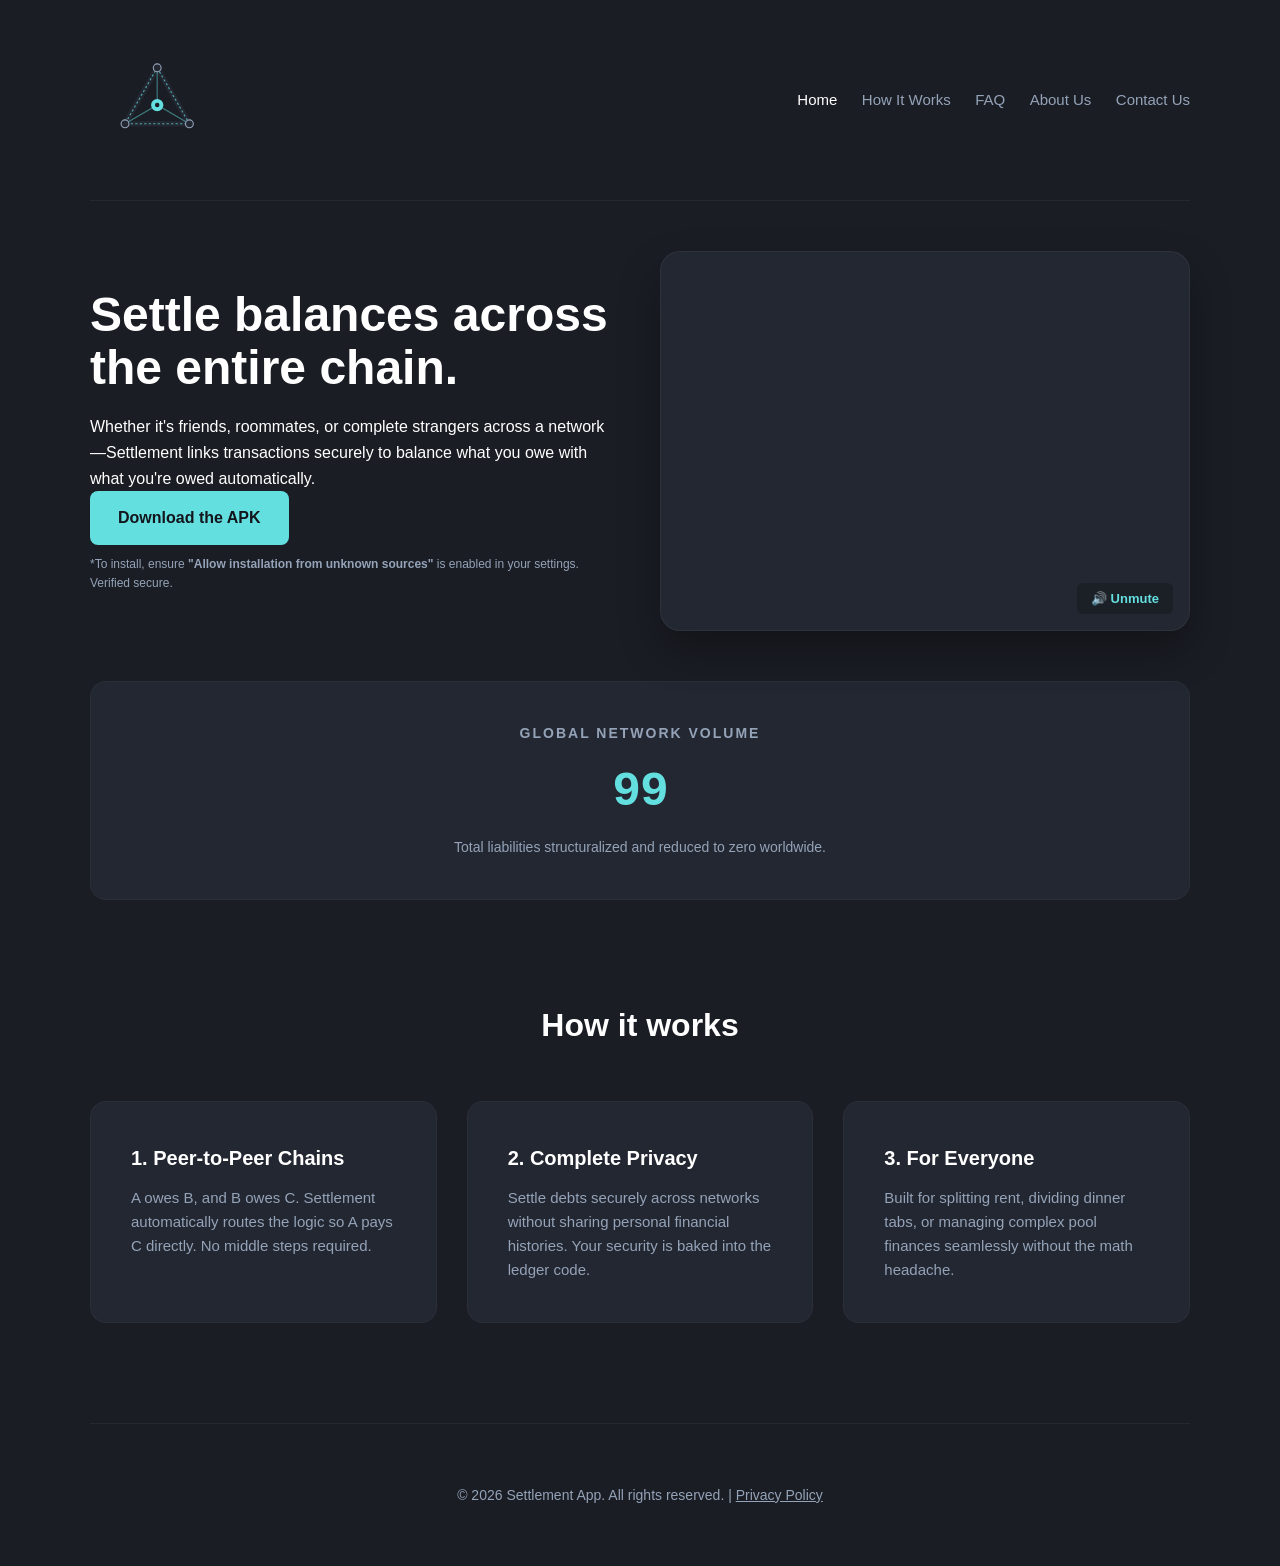
<file: index.html>
<!DOCTYPE html>
<html lang="en">
<head>
    <meta charset="UTF-8">
    <meta name="viewport" content="width=device-width, initial-scale=1.0">
    <title>Settlement - Effortless Group Balances</title>
    <!-- Central Shared Stylesheet -->
    <link rel="stylesheet" href="style.css">
    
      <!-- Unique styles strictly for the index page layout -->
      <style>
        :root {
            --bg-color: #1A1D24;
            --card-color: #232731;
            --accent-color: #64DFDF; /* Soft, relaxed teal/mint */
            --text-main: #FFFFFF;
            --text-muted: #94A3B8;
        }

        * {
            box-sizing: border-box;
            margin: 0;
            padding: 0;
            font-family: 'Segoe UI', Roboto, Helvetica, Arial, sans-serif;
        }

        body {
            background-color: var(--bg-color);
            color: var(--text-main);
            line-height: 1.6;
            padding: 0 20px;
        }

        header {
            max-width: 1100px;
            margin: 0 auto;
            padding: 30px 0;
            display: flex;
            justify-content: space-between;
            align-items: center;
        }

        .logo {
            font-size: 24px;
            font-weight: 700;
            letter-spacing: -0.5px;
        }

        .logo span {
            color: var(--accent-color);
        }

        nav a {
            color: var(--text-muted);
            text-decoration: none;
            font-size: 15px;
            margin-left: 20px;
        }
        
        nav a.active {
            color: var(--text-main);
        }

        /* Hero Section */
        /* --- UPDATED RESPONSIVE CSS STYLES --- */

/* Hero Section Base */
.hero {
    max-width: 1100px;
    margin: 40px auto;
    display: grid;
    grid-template-columns: 1fr 1fr;
    gap: 40px;
    align-items: center;
}

.hero h1 {
    font-size: 48px;
    line-height: 1.1;
    margin-bottom: 20px;
    font-weight: 700;
}

.cta-btn {
            display: inline-block;
            background-color: var(--accent-color);
            color: #12151C;
            padding: 14px 28px;
            border-radius: 8px;
            text-decoration: none;
            font-weight: 600;
            transition: transform 0.2s ease, opacity 0.2s ease;
        }

        .cta-btn:hover {
            transform: translateY(-2px);
            opacity: 0.9;
        }

/* Responsive Video Mockup Frame */
.hero-image {
    background: var(--card-color);
    width: 100%;
    height: 380px; /* Desktop Height */
    border-radius: 20px;
    overflow: hidden;
    border: 1px solid rgba(255, 255, 255, 0.05);
    position: relative;
    box-shadow: 0 20px 40px rgba(0, 0, 0, 0.3);
}

.hero-image video {
    width: 100%;
    height: 100%;
    object-fit: cover;
}

/* --- THE MOBILE BREAKPOINT FIX --- */
@media (max-width: 768px) {
    header {
        flex-direction: column;
        gap: 15px;
        text-align: center;
        padding: 20px 0;
    }
    
    nav {
        display: flex;
        flex-wrap: wrap;
        justify-content: center;
        gap: 10px;
    }
    
    nav a {
        margin: 0 10px;
        font-size: 14px;
    }

    .hero {
        grid-template-columns: 1fr; /* Force elements to stack vertically */
        text-align: center;
        margin: 20px auto;
        gap: 30px;
    }
    
    .hero h1 {
        font-size: 32px; /* Shrink massive heading text so it fits small screens */
    }

    .hero-image {
        order: -1; /* Pushes the video demo to the VERY TOP on phones so users see it instantly */
        height: 240px; /* Shrinks the box height down so it matches mobile phone aspect ratios */
    }
    
    #transaction-counter {
        font-size: 32px; /* Scales down the tracker text so it doesn't clip */
    }
}


        /* Features Section */
        .features {
            max-width: 1100px;
            margin: 100px auto;
        }

        .features h2 {
            text-align: center;
            margin-bottom: 50px;
            font-size: 32px;
        }

        .grid {
            display: grid;
            grid-template-columns: repeat(auto-fit, minmax(280px, 1fr));
            gap: 30px;
        }

        .card {
            background-color: var(--card-color);
            padding: 40px;
            border-radius: 16px;
            border: 1px solid rgba(255, 255, 255, 0.03);
        }

        .card h3 {
            font-size: 20px;
            margin-bottom: 12px;
        }

        .card p {
            color: var(--text-muted);
            font-size: 15px;
        }

        footer {
            text-align: center;
            padding: 60px 0;
            color: var(--text-muted);
            font-size: 14px;
            border-top: 1px solid rgba(255, 255, 255, 0.05);
            max-width: 1100px;
            margin: 0 auto;
        }
    </style>
</head>
<body>

    <header>
        <img src="settlement-logo.svg" alt="Settlement Logo" style="width: 140px; height: 140px; vertical-align: middle; margin-right: 10px;">
        <nav>
            <a href="index.html" class="active">Home</a>
            <a href="how-it-works.html">How It Works</a>
            <a href="faq.html">FAQ</a>
            <a href="about-us.html">About Us</a>
            <a href="contact-us.html">Contact Us</a>
        </nav>
    </header>

    <section class="hero">
        <div class="hero-text">
            <h1>Settle balances across the entire chain.</h1>
            <p>Whether it's friends, roommates, or complete strangers across a network—Settlement links transactions securely to balance what you owe with what you're owed automatically.</p>
            <a href="settlement.apk" download class="cta-btn">Download the APK</a>
            <p style="color: var(--text-muted); font-size: 12px; margin-top: 10px;">
                *To install, ensure <strong>"Allow installation from unknown sources"</strong> is enabled in your settings. Verified secure.
            </p>
        </div>
        
        <!-- Video Demo Container -->
			<div class="hero-image">
  <video id="demoVideo" autoplay loop muted playsinline aria-hidden="true">
    <source src="demo-walkthrough.mp4" type="video/mp4">
    Your browser does not support the video tag.
  </video>
  <button id="toggleBtn" class="unmute">🔊 Unmute</button>
</div>

<script>
  const video = document.getElementById('demoVideo');
  const btn = document.getElementById('toggleBtn');

  // Fade-in effect triggers automatically
  window.addEventListener('load', () => {
    btn.style.opacity = 1;
  });

  btn.addEventListener('click', () => {
    if (video.muted) {
      video.muted = false;
      btn.textContent = "🔇 Mute";
      btn.classList.remove("unmute");
      btn.classList.add("mute");
    } else {
      video.muted = true;
      btn.textContent = "🔊 Unmute";
      btn.classList.remove("mute");
      btn.classList.add("unmute");
    }
    video.play(); // ensure playback continues
  });
</script>





    </section>

    <!-- Live Counter Section -->
    <section class="counter-section" style="background: var(--card-color); max-width: 1100px; margin: 40px auto; padding: 40px; border-radius: 16px; text-align: center; border: 1px solid rgba(255, 255, 255, 0.03);">
        <h3 style="color: var(--text-muted); font-size: 14px; font-weight: 600; text-transform: uppercase; letter-spacing: 2px; margin-bottom: 10px;">
            Global Network Volume
        </h3>
        <div id="transaction-counter" style="font-size: 48px; font-weight: 800; color: var(--accent-color); font-family: monospace; letter-spacing: -1px; margin-bottom: 5px;">
            0
        </div>
        <p style="color: var(--text-muted); font-size: 14px;">
            Total liabilities structuralized and reduced to zero worldwide.
        </p>
    </section>

    <section class="features">
        <h2>How it works</h2>
        <div class="grid">
            <div class="card">
                <h3>1. Peer-to-Peer Chains</h3>
                <p>A owes B, and B owes C. Settlement automatically routes the logic so A pays C directly. No middle steps required.</p>
            </div>
            <div class="card">
                <h3>2. Complete Privacy</h3>
                <p>Settle debts securely across networks without sharing personal financial histories. Your security is baked into the ledger code.</p>
            </div>
            <div class="card">
                <h3>3. For Everyone</h3>
                <p>Built for splitting rent, dividing dinner tabs, or managing complex pool finances seamlessly without the math headache.</p>
            </div>
        </div>
    </section>

    <footer>
        <p>&copy; 2026 Settlement App. All rights reserved. | <a href="privacy.html" style="color: var(--text-muted); text-decoration: underline;">Privacy Policy</a></p>
    </footer>

    <!-- Counter Logic Ticker Script -->
<script>
    // 1. Check if a saved count already exists in the user's browser, otherwise use the base benchmark
    const BASE_COUNT = 99;
    let startingTransactions = parseInt(localStorage.getItem('settlement_total_count')) || BASE_COUNT;
    
    const counterElement = document.getElementById('transaction-counter');

    // 2. Smooth Initial Count-Up Animation
    // If they just refreshed, start the count closer to the target so it's snappy
    let currentCount = startingTransactions - 40; 
    const targetCount = startingTransactions;
    const animationDuration = 1200; // Snappier 1.2s load animation
    const steps = 40;
    const increment = Math.ceil((targetCount - currentCount) / steps);
    const stepTime = animationDuration / steps;

    const initialCounter = setInterval(() => {
        currentCount += increment;
        if (currentCount >= targetCount) {
            currentCount = targetCount;
            clearInterval(initialCounter);
            startLiveTicker(); 
        }
        counterElement.textContent = currentCount.toLocaleString();
    }, stepTime);

    // 3. Infinite Live Ledger Ticker (Now saves to browser storage)
    function startLiveTicker() {
        setInterval(() => {
            const newlySettled = Math.floor(Math.random() * 4) + 1; 
            startingTransactions += newlySettled;
            
            // Save the newly updated number to the browser cache instantly
            localStorage.setItem('settlement_total_count', startingTransactions);
            
            // Subtle flash animation for the tick
            counterElement.style.opacity = '0.85';
            setTimeout(() => {
                counterElement.textContent = startingTransactions.toLocaleString();
                counterElement.style.opacity = '1';
            }, 100);

        }, Math.floor(Math.random() * 3000) + 1500); 
    }
</script>
</body>
</html>
</file>
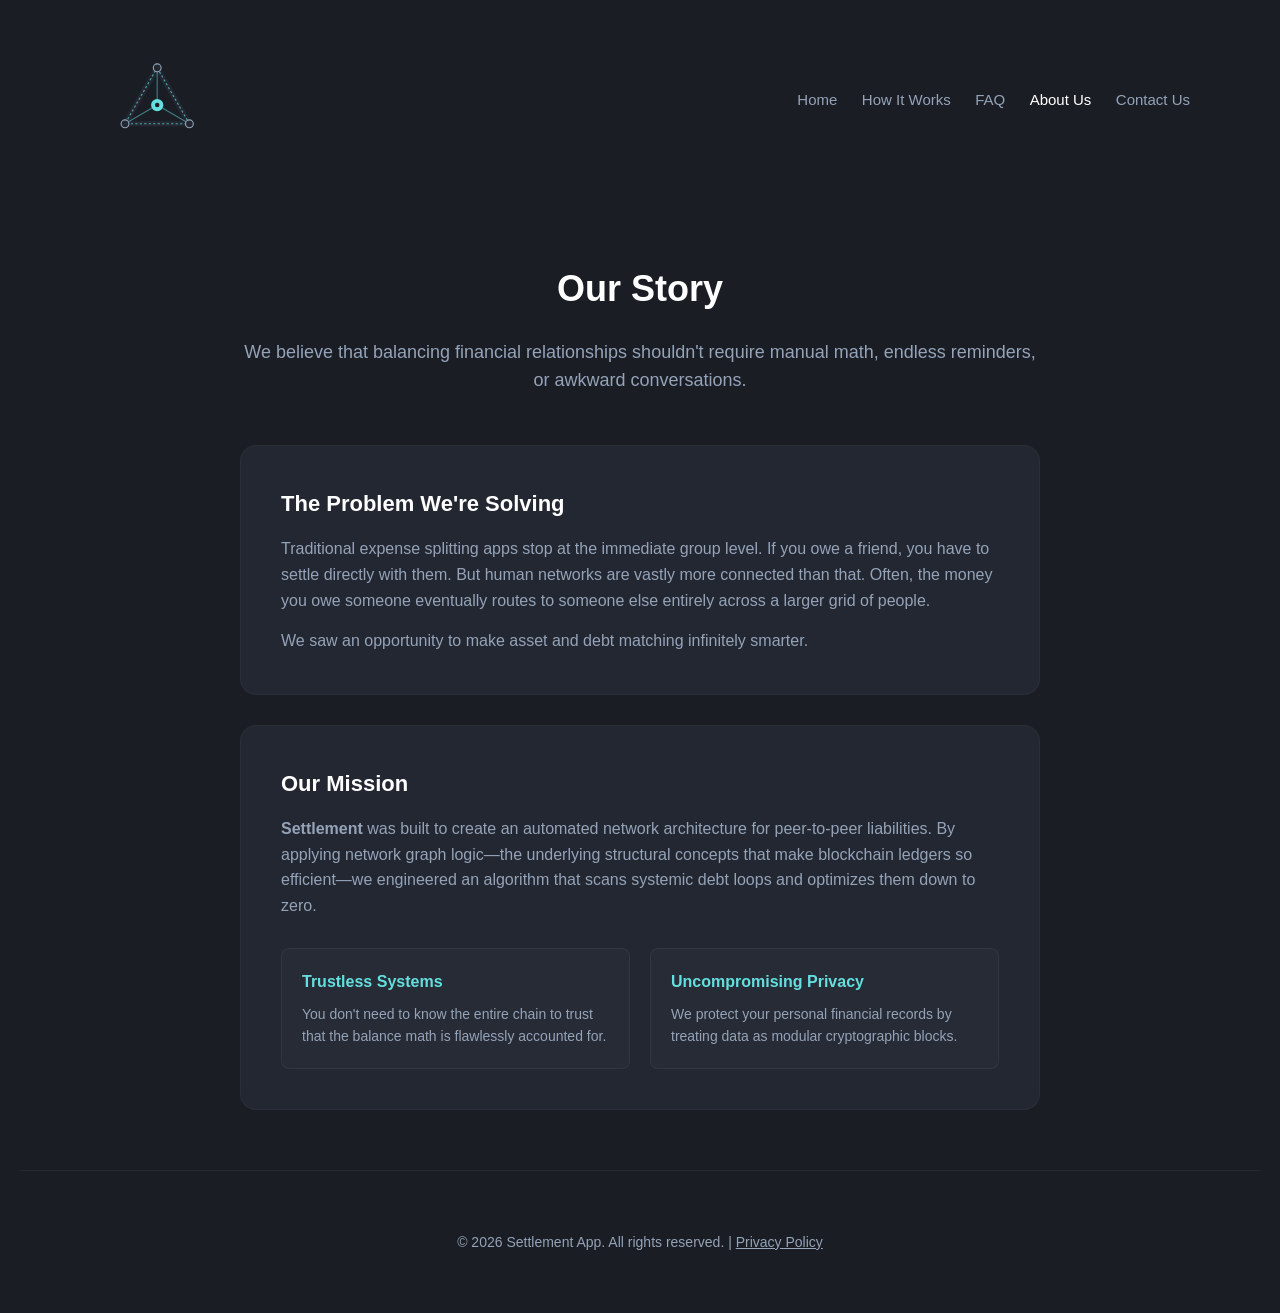
<file: about-us.html>
<!DOCTYPE html>
<html lang="en">
<head>
    <meta charset="UTF-8">
    <meta name="viewport" content="width=device-width, initial-scale=1.0">
    <title>About Us - Settlement</title>
    <style>
        :root {
            --bg-color: #1A1D24;
            --card-color: #232731;
            --accent-color: #64DFDF;
            --text-main: #FFFFFF;
            --text-muted: #94A3B8;
        }
        * { box-sizing: border-box; margin: 0; padding: 0; font-family: 'Segoe UI', sans-serif; }
        body { background-color: var(--bg-color); color: var(--text-main); padding: 0 20px; line-height: 1.6; }
        header { max-width: 1100px; margin: 0 auto; padding: 30px 0; display: flex; justify-content: space-between; align-items: center; }
        .logo { font-size: 24px; font-weight: 700; } .logo span { color: var(--accent-color); }
        nav a { color: var(--text-muted); text-decoration: none; font-size: 15px; margin-left: 20px; }
        nav a.active { color: var(--text-main); }
        
        .container { max-width: 800px; margin: 60px auto; }
        h1 { font-size: 36px; margin-bottom: 20px; text-align: center; }
        .intro { text-align: center; color: var(--text-muted); font-size: 18px; margin-bottom: 50px; }
        
        .content-block { background: var(--card-color); padding: 40px; border-radius: 16px; margin-bottom: 30px; border: 1px solid rgba(255, 255, 255, 0.03); }
        .content-block h2 { font-size: 22px; margin-bottom: 15px; color: var(--text-main); }
        .content-block p { color: var(--text-muted); font-size: 16px; margin-bottom: 15px; }
        .content-block p:last-child { margin-bottom: 0; }
        
        .values-grid { display: grid; grid-template-columns: 1fr 1fr; gap: 20px; margin-top: 30px; }
        @media (max-width: 600px) { .values-grid { grid-template-columns: 1fr; } }
        .value-card { background: rgba(255, 255, 255, 0.02); padding: 20px; border-radius: 8px; border: 1px solid rgba(255, 255, 255, 0.05); }
        .value-card h4 { color: var(--accent-color); margin-bottom: 8px; }

/* --- THE MOBILE BREAKPOINT FIX --- */
@media (max-width: 768px) {
    header {
        flex-direction: column;
        gap: 15px;
        text-align: center;
        padding: 20px 0;
    }
    
    nav {
        display: flex;
        flex-wrap: wrap;
        justify-content: center;
        gap: 10px;
    }
    
    nav a {
        margin: 0 10px;
        font-size: 14px;
    }

    .hero {
        grid-template-columns: 1fr; /* Force elements to stack vertically */
        text-align: center;
        margin: 20px auto;
        gap: 30px;
    }
    
    .hero h1 {
        font-size: 32px; /* Shrink massive heading text so it fits small screens */
    }

    .hero-image {
        order: -1; /* Pushes the video demo to the VERY TOP on phones so users see it instantly */
        height: 240px; /* Shrinks the box height down so it matches mobile phone aspect ratios */
    }
    
    #transaction-counter {
        font-size: 32px; /* Scales down the tracker text so it doesn't clip */
    }
}


        footer { text-align: center; padding: 60px 0; color: var(--text-muted); font-size: 14px; border-top: 1px solid rgba(255, 255, 255, 0.05); margin-top: 60px; }
/* --- Append this strictly at the bottom of your existing style tag --- */
@media (max-width: 768px) {
    header {
        flex-direction: column !important;
        gap: 15px !important;
        text-align: center !important;
        padding: 20px 0 !important;
    }
    nav {
        display: flex !important;
        flex-wrap: wrap !important;
        justify-content: center !important;
        gap: 10px !important;
    }
    nav a {
        margin: 0 10px !important;
        font-size: 14px !important;
    }
    footer {
        padding: 40px 20px !important;
        text-align: center !important;
    }
    /* Universal fix to make columns stack vertically on mobile */
    .container, .main-content, .content, .grid {
        padding: 10px !important;
        margin-top: 20px !important;
    }
    /* If your steps sit in a side-by-side flexbox or grid, force them to stack */
    div {
        flex-direction: column !important;
    }
}

    </style>
</head>
<body>
    <header>
        <img src="settlement-logo.svg" alt="Settlement Logo" style="width: 140px; height: 140px; vertical-align: middle; margin-right: 10px;">
        <nav>
            <a href="index.html">Home</a>
            <a href="how-it-works.html">How It Works</a>
            <a href="faq.html">FAQ</a>
            <a href="about-us.html" class="active">About Us</a>
            <a href="contact-us.html">Contact Us</a>
        </nav>
    </header>

    <div class="container">
        <h1>Our Story</h1>
        <p class="intro">We believe that balancing financial relationships shouldn't require manual math, endless reminders, or awkward conversations.</p>
        
        <div class="content-block">
            <h2>The Problem We're Solving</h2>
            <p>Traditional expense splitting apps stop at the immediate group level. If you owe a friend, you have to settle directly with them. But human networks are vastly more connected than that. Often, the money you owe someone eventually routes to someone else entirely across a larger grid of people.</p>
            <p>We saw an opportunity to make asset and debt matching infinitely smarter.</p>
        </div>

        <div class="content-block">
            <h2>Our Mission</h2>
            <p><strong>Settlement</strong> was built to create an automated network architecture for peer-to-peer liabilities. By applying network graph logic—the underlying structural concepts that make blockchain ledgers so efficient—we engineered an algorithm that scans systemic debt loops and optimizes them down to zero.</p>
            
            <div class="values-grid">
                <div class="value-card">
                    <h4>Trustless Systems</h4>
                    <p style="font-size: 14px;">You don't need to know the entire chain to trust that the balance math is flawlessly accounted for.</p>
                </div>
                <div class="value-card">
                    <h4>Uncompromising Privacy</h4>
                    <p style="font-size: 14px;">We protect your personal financial records by treating data as modular cryptographic blocks.</p>
                </div>
            </div>
        </div>
    </div>

    <footer>
    <p>&copy; 2026 Settlement App. All rights reserved. | <a href="privacy.html" style="color: var(--text-muted); text-decoration: underline;">Privacy Policy</a></p>
</footer>
</body>
</html>
</file>
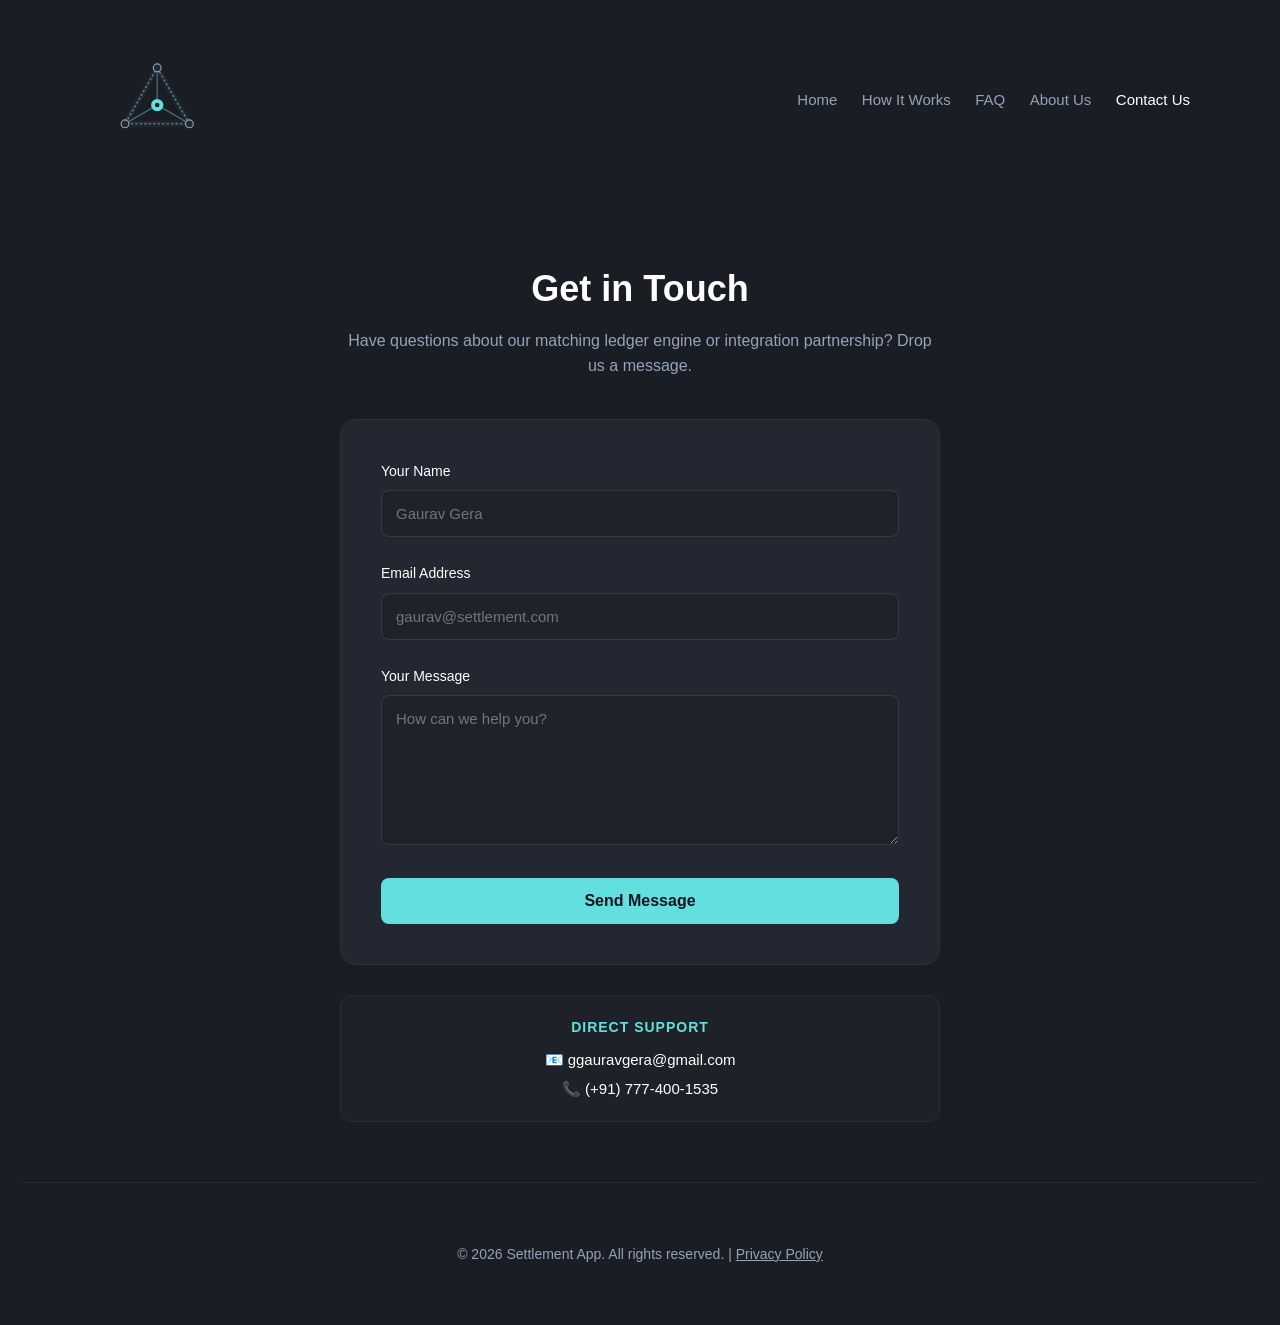
<file: contact-us.html>
<!DOCTYPE html>
<html lang="en">
<head>
    <meta charset="UTF-8">
    <meta name="viewport" content="width=device-width, initial-scale=1.0">
    <title>Contact Us - Settlement</title>
    <style>
        :root {
            --bg-color: #1A1D24;
            --card-color: #232731;
            --accent-color: #64DFDF;
            --text-main: #FFFFFF;
            --text-muted: #94A3B8;
            --input-bg: #1E222B;
        }
        * { box-sizing: border-box; margin: 0; padding: 0; font-family: 'Segoe UI', sans-serif; }
        body { background-color: var(--bg-color); color: var(--text-main); padding: 0 20px; line-height: 1.6; }
        header { max-width: 1100px; margin: 0 auto; padding: 30px 0; display: flex; justify-content: space-between; align-items: center; }
        .logo { font-size: 24px; font-weight: 700; } .logo span { color: var(--accent-color); }
        nav a { color: var(--text-muted); text-decoration: none; font-size: 15px; margin-left: 20px; }
        nav a.active { color: var(--text-main); }
        
        .container { max-width: 600px; margin: 60px auto; }
        h1 { font-size: 36px; margin-bottom: 10px; text-align: center; }
        .intro { text-align: center; color: var(--text-muted); font-size: 16px; margin-bottom: 40px; }
        
        form { background: var(--card-color); padding: 40px; border-radius: 16px; border: 1px solid rgba(255, 255, 255, 0.03); }
        
        .form-group { margin-bottom: 25px; }
        label { display: block; color: var(--text-main); font-size: 14px; font-weight: 500; margin-bottom: 8px; }
        
        input, textarea {
            width: 100%;
            background-color: var(--input-bg);
            border: 1px solid rgba(255, 255, 255, 0.1);
            border-radius: 8px;
            padding: 14px;
            color: var(--text-main);
            font-size: 15px;
            outline: none;
            transition: border-color 0.2s ease;
        }
        
        input:focus, textarea:focus {
            border-color: var(--accent-color);
        }
        
        textarea { height: 150px; resize: vertical; }
        
        .submit-btn {
            width: 100%;
            background-color: var(--accent-color);
            color: #12151C;
            border: none;
            padding: 14px;
            border-radius: 8px;
            font-size: 16px;
            font-weight: 600;
            cursor: pointer;
            transition: transform 0.2s ease, opacity 0.2s ease;
        }
        
        .submit-btn:hover {
            transform: translateY(-1px);
            opacity: 0.95;
        }

        footer { text-align: center; padding: 60px 0; color: var(--text-muted); font-size: 14px; border-top: 1px solid rgba(255, 255, 255, 0.05); margin-top: 60px; }

/* --- Append this strictly at the bottom of your existing style tag --- */
@media (max-width: 768px) {
    header {
        flex-direction: column !important;
        gap: 15px !important;
        text-align: center !important;
        padding: 20px 0 !important;
    }
    nav {
        display: flex !important;
        flex-wrap: wrap !important;
        justify-content: center !important;
        gap: 10px !important;
    }
    nav a {
        margin: 0 10px !important;
        font-size: 14px !important;
    }
    footer {
        padding: 40px 20px !important;
        text-align: center !important;
    }
    /* Universal fix to make columns stack vertically on mobile */
    .container, .main-content, .content, .grid {
        padding: 10px !important;
        margin-top: 20px !important;
    }
    /* If your steps sit in a side-by-side flexbox or grid, force them to stack */
    div {
        flex-direction: column !important;
    }
}

    </style>
</head>
<body>
    <header>
        <img src="settlement-logo.svg" alt="Settlement Logo" style="width: 140px; height: 140px; vertical-align: middle; margin-right: 10px;">
        <nav>
            <a href="index.html">Home</a>
            <a href="how-it-works.html">How It Works</a>
            <a href="faq.html">FAQ</a>
            <a href="about-us.html">About Us</a>
            <a href="contact-us.html" class="active">Contact Us</a>
        </nav>
    </header>

    <div class="container">
        <h1>Get in Touch</h1>
        <p class="intro">Have questions about our matching ledger engine or integration partnership? Drop us a message.</p>
        
        <!-- Replace 'YOUR_FORM_ID' with the ID you get in Step 2 -->
<form action="https://formspree.io/f/xjgzovdj" method="POST" id="contact-form">
            <div class="form-group">
                <label for="name">Your Name</label>
                <input type="text" id="name" name="name" placeholder="Gaurav Gera" required>
            </div>
            
            <div class="form-group">
                <label for="email">Email Address</label>
                <input type="email" id="email" name="email" placeholder="gaurav@settlement.com" required>
            </div>
            
            <div class="form-group">
                <label for="message">Your Message</label>
                <textarea id="message" name="message" placeholder="How can we help you?" required></textarea>
            </div>
            
            <button type="submit" class="submit-btn">Send Message</button>
        </form>

<div style="margin-top: 30px; text-align: center; background: rgba(255, 255, 255, 0.02); padding: 20px; border-radius: 12px; border: 1px solid rgba(255, 255, 255, 0.05);">
    <h4 style="font-size: 14px; text-transform: uppercase; letter-spacing: 1px; color: var(--accent-color); margin-bottom: 10px;">Direct Support</h4>
    <p style="font-size: 15px; color: var(--text-main); margin-bottom: 5px;">
        📧 <a href="mailto:ggauravgera@gmail.com" style="color: #fff; text-decoration: none; font-weight: 500;">ggauravgera@gmail.com</a>
    </p>
    <p style="font-size: 15px; color: var(--text-main);">
        📞 <a href="tel:(+91) 777 400 1535" style="color: #fff; text-decoration: none; font-weight: 500;">(+91) 777-400-1535</a>
    </p>
</div>


    </div>

    <footer>
        <p>&copy; 2026 Settlement App. All rights reserved. | <a href="privacy.html" style="color: var(--text-muted); text-decoration: underline;">Privacy Policy</a></p>
    </footer>
<script>
    const form = document.getElementById('contact-form');
    
    form.addEventListener('submit', async (e) => {
        e.preventDefault(); // Stop page from reloading
        
        const button = form.querySelector('.submit-btn');
        const originalText = button.textContent;
        button.textContent = 'Sending...';
        button.disabled = true;

        const data = new FormData(form);
        
        try {
            const response = await fetch(form.action, {
                method: 'POST',
                body: data,
                headers: { 'Accept': 'application/json' }
            });
            
            if (response.ok) {
                // Smoothly replace the button with a success message
                form.innerHTML = `
                    <div style="text-align: center; padding: 40px 0;">
                        <span style="font-size: 48px; color: var(--accent-color);">✓</span>
                        <h3 style="margin-top: 15px; color: var(--text-main);">Message Sent !</h3>
                        <p style="color: var(--text-muted); font-size: 14px; margin-top: 10px;">
                            Thank you. The Settlement team will review your message and get back to you shortly.
                        </p>
                    </div>`;
            } else {
                button.textContent = 'Error. Try Again.';
                button.disabled = false;
            }
        } catch (error) {
            button.textContent = 'Error. Try Again.';
            button.disabled = false;
        }
    });
</script>
</body>
</html>
</file>
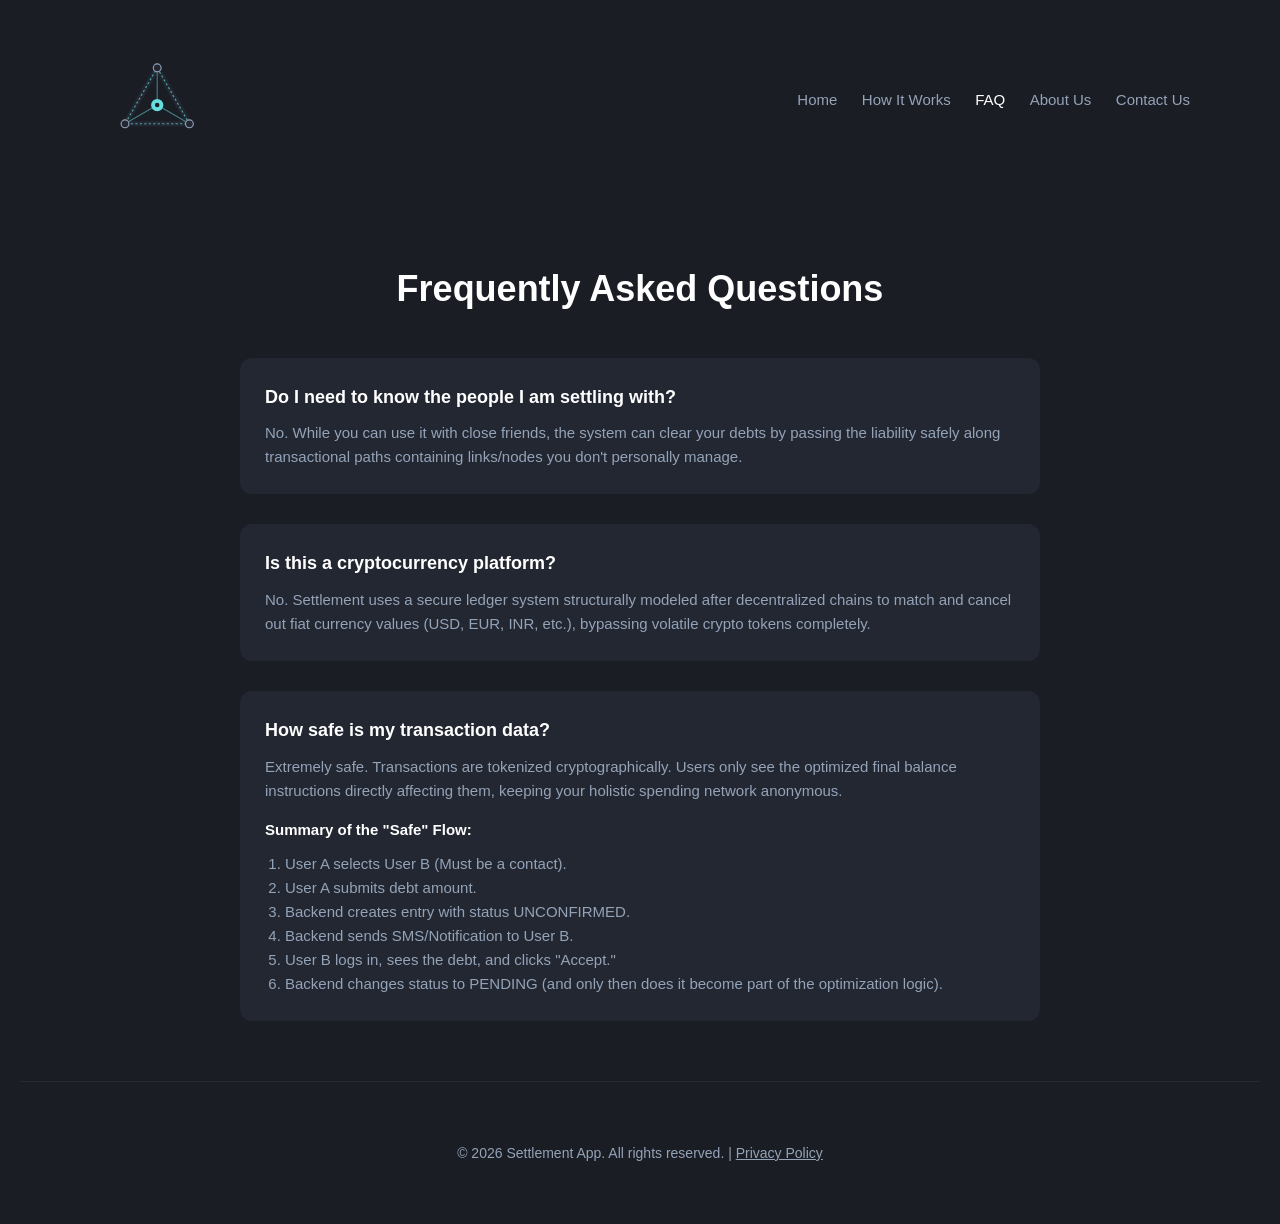
<file: faq.html>
<!DOCTYPE html>
<html lang="en">
<head>
    <meta charset="UTF-8">
    <meta name="viewport" content="width=device-width, initial-scale=1.0">
    <title>FAQ - Settlement</title>
    <style>
        :root {
            --bg-color: #1A1D24;
            --card-color: #232731;
            --accent-color: #64DFDF;
            --text-main: #FFFFFF;
            --text-muted: #94A3B8;
        }
        * { box-sizing: border-box; margin: 0; padding: 0; font-family: 'Segoe UI', sans-serif; }
        body { background-color: var(--bg-color); color: var(--text-main); padding: 0 20px; line-height: 1.6; }
        header { max-width: 1100px; margin: 0 auto; padding: 30px 0; display: flex; justify-content: space-between; align-items: center; }
        .logo { font-size: 24px; font-weight: 700; } .logo span { color: var(--accent-color); }
        nav a { color: var(--text-muted); text-decoration: none; font-size: 15px; margin-left: 20px; }
        nav a.active { color: var(--text-main); }
        
        .container { max-width: 800px; margin: 60px auto; }
        h1 { font-size: 36px; margin-bottom: 40px; text-align: center; }
        
        .faq-item { margin-bottom: 30px; background: var(--card-color); padding: 25px; border-radius: 12px; }
		.faq-item h3 { font-size: 18px; margin-bottom: 10px; color: var(--text-main); }
		.faq-item p, .faq-item ol, .faq-item li { color: var(--text-muted); font-size: 15px; }
        
        footer { text-align: center; padding: 60px 0; color: var(--text-muted); font-size: 14px; border-top: 1px solid rgba(255, 255, 255, 0.05); margin-top: 60px; }

/* --- Append this strictly at the bottom of your existing style tag --- */
@media (max-width: 768px) {
    header {
        flex-direction: column !important;
        gap: 15px !important;
        text-align: center !important;
        padding: 20px 0 !important;
    }
    nav {
        display: flex !important;
        flex-wrap: wrap !important;
        justify-content: center !important;
        gap: 10px !important;
    }
    nav a {
        margin: 0 10px !important;
        font-size: 14px !important;
    }
    footer {
        padding: 40px 20px !important;
        text-align: center !important;
    }
    /* Universal fix to make columns stack vertically on mobile */
    .container, .main-content, .content, .grid {
        padding: 10px !important;
        margin-top: 20px !important;
    }
    /* If your steps sit in a side-by-side flexbox or grid, force them to stack */
    div {
        flex-direction: column !important;
    }
}

    </style>
</head>
<body>
    <header>
        <img src="settlement-logo.svg" alt="Settlement Logo" style="width: 140px; height: 140px; vertical-align: middle; margin-right: 10px;">
        <nav>
            <a href="index.html">Home</a>
            <a href="how-it-works.html">How It Works</a>
            <a href="faq.html" class="active">FAQ</a>
            <a href="about-us.html">About Us</a>
            <a href="contact-us.html">Contact Us</a>
        </nav>
    </header>

    <div class="container">
        <h1>Frequently Asked Questions</h1>
        
        <div class="faq-item">
            <h3>Do I need to know the people I am settling with?</h3>
            <p>No. While you can use it with close friends, the system can clear your debts by passing the liability safely along transactional paths containing links/nodes you don't personally manage.</p>
        </div>

        <div class="faq-item">
            <h3>Is this a cryptocurrency platform?</h3>
            <p>No. Settlement uses a secure ledger system structurally modeled after decentralized chains to match and cancel out fiat currency values (USD, EUR, INR, etc.), bypassing volatile crypto tokens completely.</p>
        </div>

        <div class="faq-item">
    <h3>How safe is my transaction data?</h3>
    <p>Extremely safe. Transactions are tokenized cryptographically. Users only see the optimized final balance instructions directly affecting them, keeping your holistic spending network anonymous.</p>
    
    <p style="font-weight: bold; margin-top: 15px; color: var(--text-main);">Summary of the "Safe" Flow:</p>
		<ol style="padding-left: 20px; margin-top: 10px;">
			<li>User A selects User B (Must be a contact).</li>
			<li>User A submits debt amount.</li>
			<li>Backend creates entry with status UNCONFIRMED.</li>
			<li>Backend sends SMS/Notification to User B.</li>
			<li>User B logs in, sees the debt, and clicks "Accept."</li>
			<li>Backend changes status to PENDING (and only then does it become part of the optimization logic).</li>
		</ol>
		</div>
	</div>

    <footer>
    <p>&copy; 2026 Settlement App. All rights reserved. | <a href="privacy.html" style="color: var(--text-muted); text-decoration: underline;">Privacy Policy</a></p>
</footer>
</body>
</html>
</file>
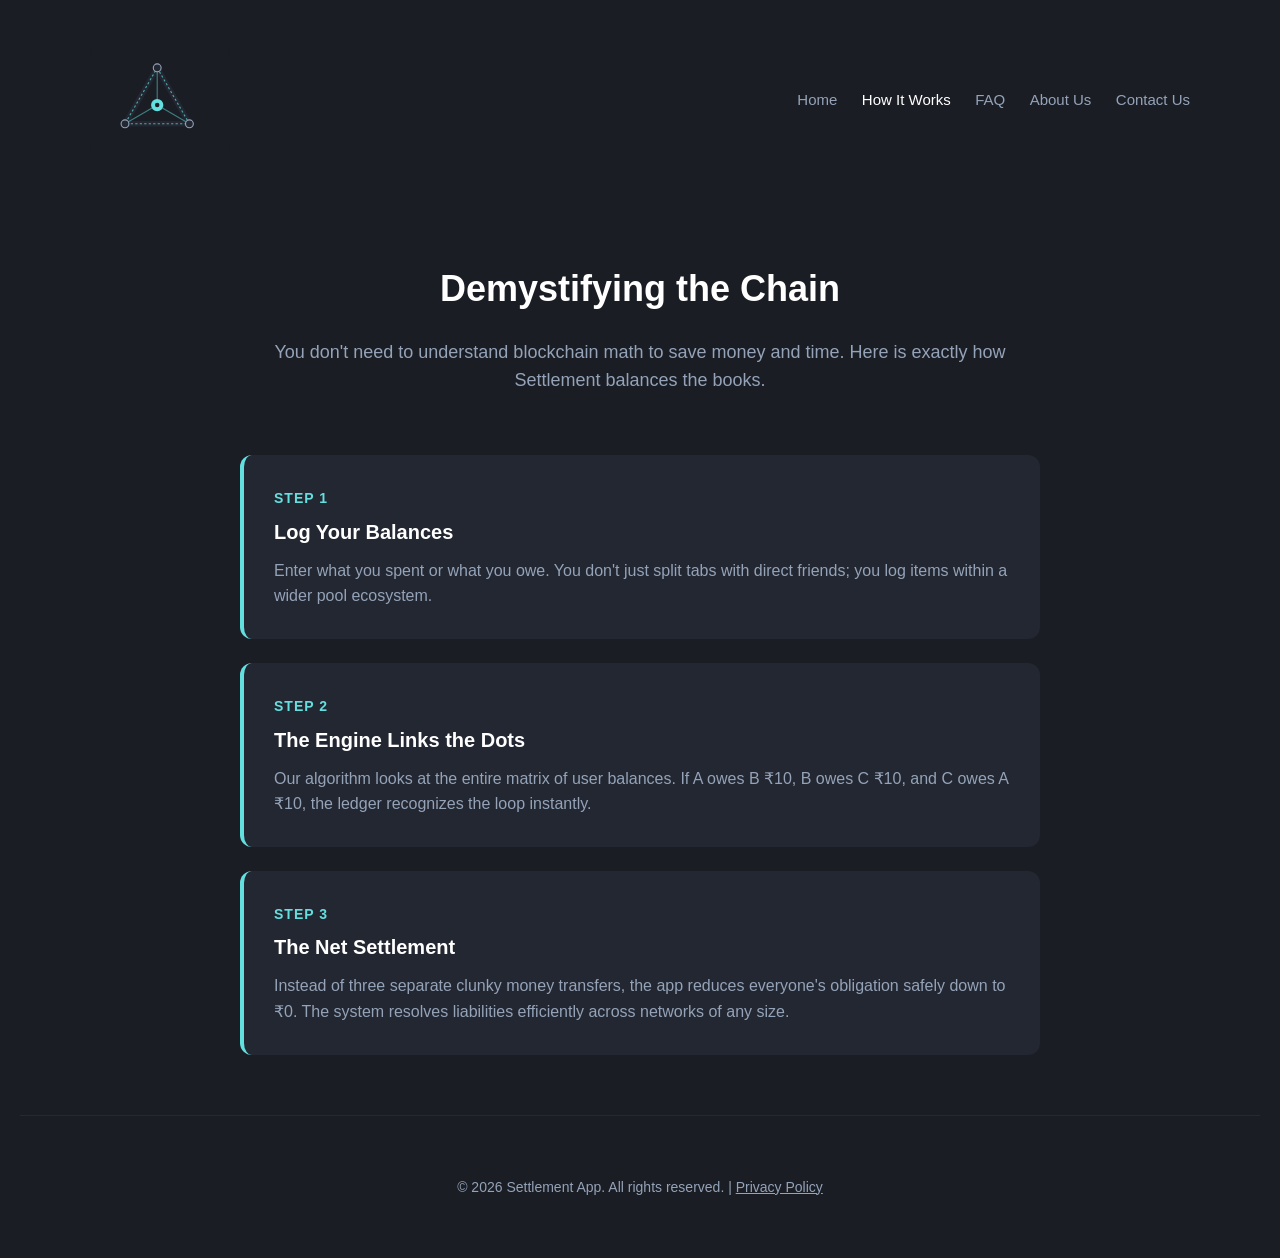
<file: how-it-works.html>
<!DOCTYPE html>
<html lang="en">
<head>
    <meta charset="UTF-8">
    <meta name="viewport" content="width=device-width, initial-scale=1.0">
    <title>How It Works - Settlement</title>
    <style>
        :root {
            --bg-color: #1A1D24;
            --card-color: #232731;
            --accent-color: #64DFDF;
            --text-main: #FFFFFF;
            --text-muted: #94A3B8;
        }
        * { box-sizing: border-box; margin: 0; padding: 0; font-family: 'Segoe UI', sans-serif; }
        body { background-color: var(--bg-color); color: var(--text-main); padding: 0 20px; line-height: 1.6; }
        header { max-width: 1100px; margin: 0 auto; padding: 30px 0; display: flex; justify-content: space-between; align-items: center; }
        .logo { font-size: 24px; font-weight: 700; } .logo span { color: var(--accent-color); }
        nav a { color: var(--text-muted); text-decoration: none; font-size: 15px; margin-left: 20px; }
        nav a.active { color: var(--text-main); }
        
        .container { max-width: 800px; margin: 60px auto; }
        h1 { font-size: 36px; margin-bottom: 20px; text-align: center; }
        .intro { text-align: center; color: var(--text-muted); font-size: 18px; margin-bottom: 60px; }
        
        .step { background: var(--card-color); padding: 30px; border-radius: 12px; margin-bottom: 24px; border-left: 4px solid var(--accent-color); }
        .step-num { color: var(--accent-color); font-weight: 700; font-size: 14px; text-transform: uppercase; letter-spacing: 1px; }
        .step h3 { margin: 5px 0 10px 0; font-size: 20px; }
        .step p { color: var(--text-muted); }
        
        footer { text-align: center; padding: 60px 0; color: var(--text-muted); font-size: 14px; border-top: 1px solid rgba(255, 255, 255, 0.05); margin-top: 60px; }
/* --- Append this strictly at the bottom of your existing style tag --- */
@media (max-width: 768px) {
    header {
        flex-direction: column !important;
        gap: 15px !important;
        text-align: center !important;
        padding: 20px 0 !important;
    }
    nav {
        display: flex !important;
        flex-wrap: wrap !important;
        justify-content: center !important;
        gap: 10px !important;
    }
    nav a {
        margin: 0 10px !important;
        font-size: 14px !important;
    }
    footer {
        padding: 40px 20px !important;
        text-align: center !important;
    }
    /* Universal fix to make columns stack vertically on mobile */
    .container, .main-content, .content, .grid {
        padding: 10px !important;
        margin-top: 20px !important;
    }
    /* If your steps sit in a side-by-side flexbox or grid, force them to stack */
    div {
        flex-direction: column !important;
    }
}
    </style>
</head>
<body>
    <header>
        <img src="settlement-logo.svg" alt="Settlement Logo" style="width: 140px; height: 140px; vertical-align: middle; margin-right: 10px;">
        <nav>
            <a href="index.html">Home</a>
            <a href="how-it-works.html" class="active">How It Works</a>
            <a href="faq.html">FAQ</a>
            <a href="about-us.html">About Us</a>
            <a href="contact-us.html">Contact Us</a>
        </nav>
    </header>

    <div class="container">
        <h1>Demystifying the Chain</h1>
        <p class="intro">You don't need to understand blockchain math to save money and time. Here is exactly how Settlement balances the books.</p>
        
        <div class="step">
            <span class="step-num">Step 1</span>
            <h3>Log Your Balances</h3>
            <p>Enter what you spent or what you owe. You don't just split tabs with direct friends; you log items within a wider pool ecosystem.</p>
        </div>

        <div class="step">
            <span class="step-num">Step 2</span>
            <h3>The Engine Links the Dots</h3>
            <p>Our algorithm looks at the entire matrix of user balances. If A owes B ₹10, B owes C ₹10, and C owes A ₹10, the ledger recognizes the loop instantly.</p>
        </div>

        <div class="step">
            <span class="step-num">Step 3</span>
            <h3>The Net Settlement</h3>
            <p>Instead of three separate clunky money transfers, the app reduces everyone's obligation safely down to ₹0. The system resolves liabilities efficiently across networks of any size.</p>
        </div>
    </div>

    <footer>
    <p>&copy; 2026 Settlement App. All rights reserved. | <a href="privacy.html" style="color: var(--text-muted); text-decoration: underline;">Privacy Policy</a></p>
</footer>
</body>
</html>
</file>
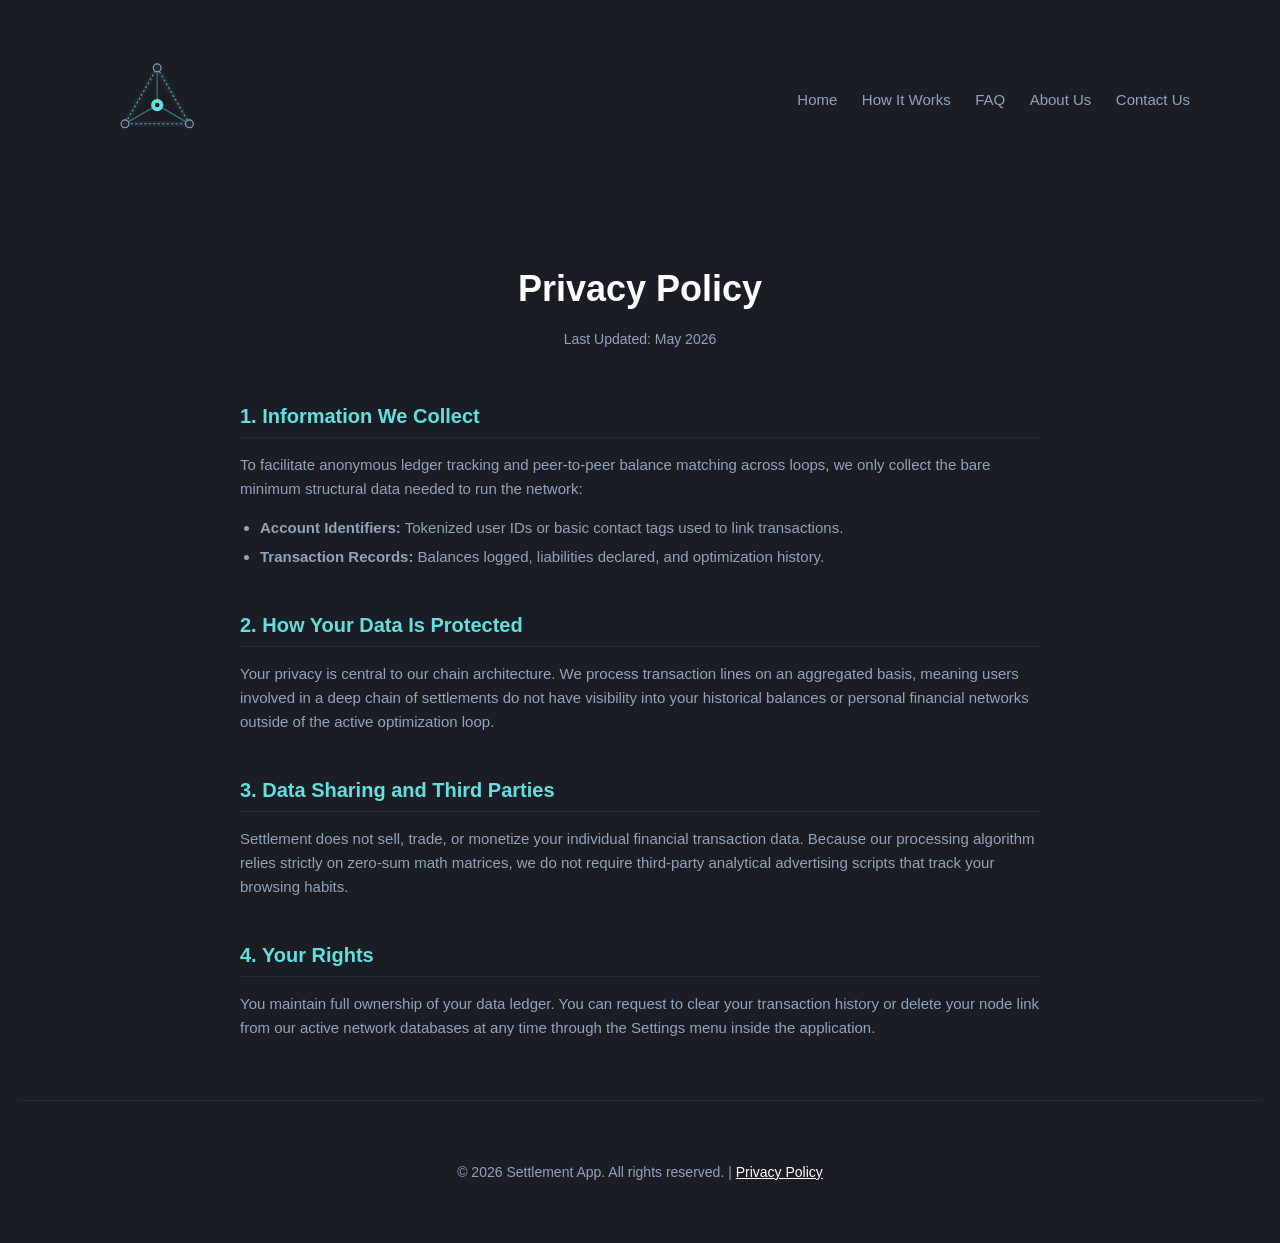
<file: privacy.html>
<!DOCTYPE html>
<html lang="en">
<head>
    <meta charset="UTF-8">
    <meta name="viewport" content="width=device-width, initial-scale=1.0">
    <title>Privacy Policy - Settlement</title>
    <style>
        :root {
            --bg-color: #1A1D24;
            --card-color: #232731;
            --accent-color: #64DFDF;
            --text-main: #FFFFFF;
            --text-muted: #94A3B8;
        }
        * { box-sizing: border-box; margin: 0; padding: 0; font-family: 'Segoe UI', sans-serif; }
        body { background-color: var(--bg-color); color: var(--text-main); padding: 0 20px; line-height: 1.6; }
        header { max-width: 1100px; margin: 0 auto; padding: 30px 0; display: flex; justify-content: space-between; align-items: center; }
        .logo { font-size: 24px; font-weight: 700; } .logo span { color: var(--accent-color); }
        nav a { color: var(--text-muted); text-decoration: none; font-size: 15px; margin-left: 20px; }
        
        .container { max-width: 800px; margin: 60px auto; }
        h1 { font-size: 36px; margin-bottom: 10px; text-align: center; }
        .last-updated { text-align: center; color: var(--text-muted); font-size: 14px; margin-bottom: 50px; }
        
        .policy-section { margin-bottom: 40px; }
        .policy-section h2 { font-size: 20px; margin-bottom: 15px; color: var(--accent-color); border-bottom: 1px solid rgba(255, 255, 255, 0.05); padding-bottom: 5px; }
        .policy-section p { color: var(--text-muted); font-size: 15px; margin-bottom: 15px; }
        .policy-section ul { margin-left: 20px; color: var(--text-muted); font-size: 15px; margin-bottom: 15px; }
        .policy-section li { margin-bottom: 5px; }

        footer { text-align: center; padding: 60px 0; color: var(--text-muted); font-size: 14px; border-top: 1px solid rgba(255, 255, 255, 0.05); margin-top: 60px; }

/* --- Append this strictly at the bottom of your existing style tag --- */
@media (max-width: 768px) {
    header {
        flex-direction: column !important;
        gap: 15px !important;
        text-align: center !important;
        padding: 20px 0 !important;
    }
    nav {
        display: flex !important;
        flex-wrap: wrap !important;
        justify-content: center !important;
        gap: 10px !important;
    }
    nav a {
        margin: 0 10px !important;
        font-size: 14px !important;
    }
    footer {
        padding: 40px 20px !important;
        text-align: center !important;
    }
    /* Universal fix to make columns stack vertically on mobile */
    .container, .main-content, .content, .grid {
        padding: 10px !important;
        margin-top: 20px !important;
    }
    /* If your steps sit in a side-by-side flexbox or grid, force them to stack */
    div {
        flex-direction: column !important;
    }
}

    </style>
</head>
<body>
    <header>
        <img src="settlement-logo.svg" alt="Settlement Logo" style="width: 140px; height: 140px; vertical-align: middle; margin-right: 10px;">
        <nav>
            <a href="index.html">Home</a>
            <a href="how-it-works.html">How It Works</a>
            <a href="faq.html">FAQ</a>
            <a href="about-us.html">About Us</a>
            <a href="contact-us.html">Contact Us</a>
        </nav>
    </header>

    <div class="container">
        <h1>Privacy Policy</h1>
        <p class="last-updated">Last Updated: May 2026</p>
        
        <div class="policy-section">
            <h2>1. Information We Collect</h2>
            <p>To facilitate anonymous ledger tracking and peer-to-peer balance matching across loops, we only collect the bare minimum structural data needed to run the network:</p>
            <ul>
                <li><strong>Account Identifiers:</strong> Tokenized user IDs or basic contact tags used to link transactions.</li>
                <li><strong>Transaction Records:</strong> Balances logged, liabilities declared, and optimization history.</li>
            </ul>
        </div>

        <div class="policy-section">
            <h2>2. How Your Data Is Protected</h2>
            <p>Your privacy is central to our chain architecture. We process transaction lines on an aggregated basis, meaning users involved in a deep chain of settlements do not have visibility into your historical balances or personal financial networks outside of the active optimization loop.</p>
        </div>

        <div class="policy-section">
            <h2>3. Data Sharing and Third Parties</h2>
            <p>Settlement does not sell, trade, or monetize your individual financial transaction data. Because our processing algorithm relies strictly on zero-sum math matrices, we do not require third-party analytical advertising scripts that track your browsing habits.</p>
        </div>

        <div class="policy-section">
            <h2>4. Your Rights</h2>
            <p>You maintain full ownership of your data ledger. You can request to clear your transaction history or delete your node link from our active network databases at any time through the Settings menu inside the application.</p>
        </div>
    </div>

    <footer>
        <p>&copy; 2026 Settlement App. All rights reserved. | <a href="privacy.html" style="color: var(--text-main); text-decoration: underline;">Privacy Policy</a></p>
    </footer>
</body>
</html>
</file>
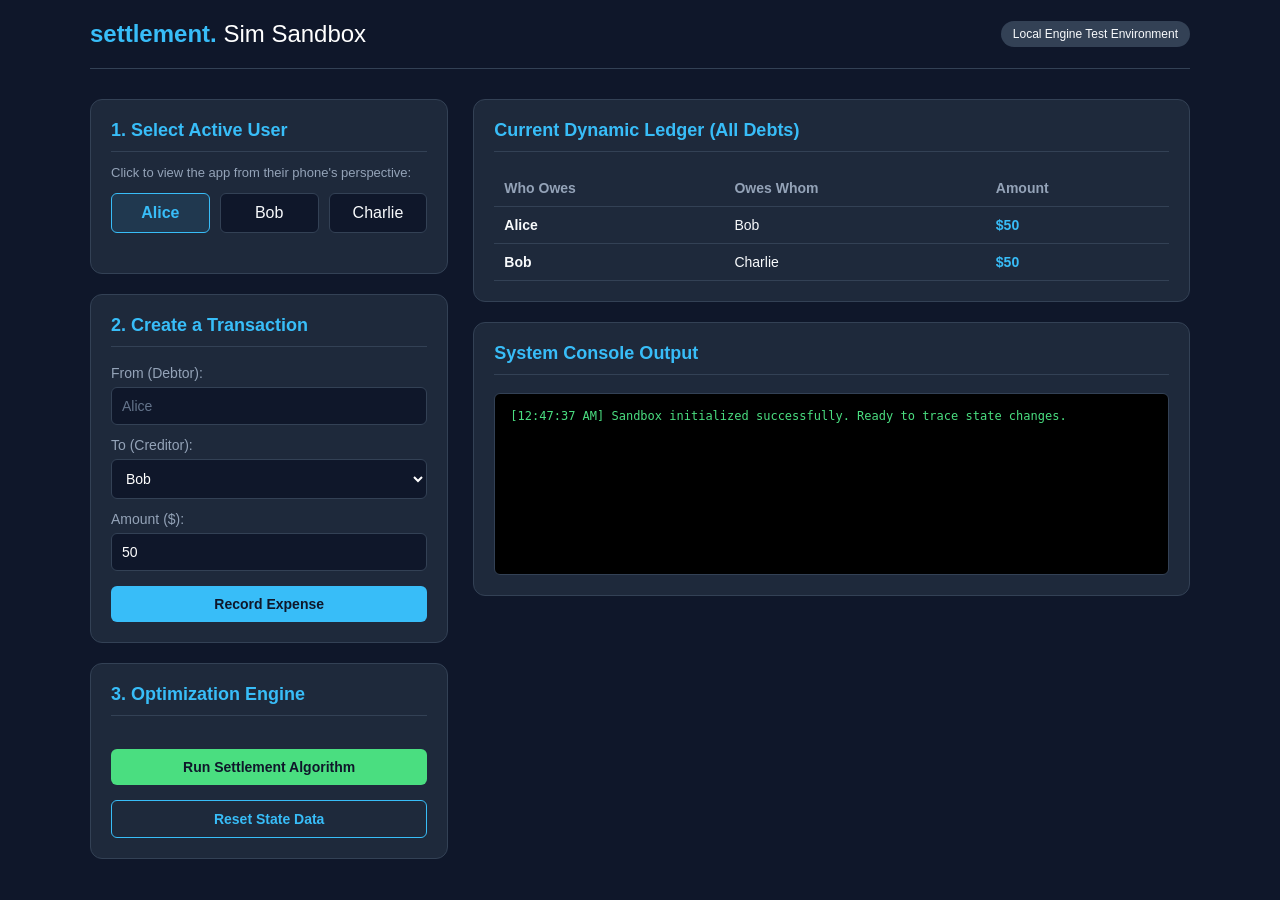
<file: simulation-sandbox.html>
<!DOCTYPE html>
<html lang="en">
<head>
    <meta charset="UTF-8">
    <meta name="viewport" content="width=device-width, initial-scale=1.0">
    <title>settlement. | Multi-User Simulation Sandbox</title>
    <style>
        :root {
            --bg-color: #0f172a;
            --card-bg: #1e293b;
            --text-main: #f8fafc;
            --accent-blue: #38bdf8;
            --accent-green: #4ade80;
            --border-color: #334155;
        }

        body {
            font-family: -apple-system, BlinkMacSystemFont, "Segoe UI", Roboto, sans-serif;
            background-color: var(--bg-color);
            color: var(--text-main);
            margin: 0;
            padding: 20px;
        }

        .sandbox-container {
            max-width: 1100px;
            margin: 0 auto;
        }

        header {
            border-bottom: 1px solid var(--border-color);
            padding-bottom: 20px;
            margin-bottom: 30px;
            display: flex;
            justify-content: space-between;
            align-items: center;
        }

        h1 { margin: 0; font-size: 24px; font-weight: 700; color: var(--accent-blue); }
        .badge { background: #334155; padding: 6px 12px; border-radius: 20px; font-size: 12px; }

        .grid {
            display: grid;
            grid-template-columns: 1fr 2fr;
            gap: 25px;
        }

        .card {
            background-color: var(--card-bg);
            border: 1px solid var(--border-color);
            border-radius: 12px;
            padding: 20px;
            margin-bottom: 20px;
        }

        h3 { margin-top: 0; color: var(--accent-blue); font-size: 18px; border-bottom: 1px solid var(--border-color); padding-bottom: 10px; }

        label { display: block; margin: 12px 0 6px; font-size: 14px; color: #94a3b8; }
        select, input, button {
            width: 100%;
            padding: 10px;
            background: #0f172a;
            border: 1px solid var(--border-color);
            color: white;
            border-radius: 6px;
            box-sizing: border-box;
            font-size: 14px;
        }

        button {
            background: var(--accent-blue);
            color: #0f172a;
            font-weight: bold;
            cursor: pointer;
            margin-top: 15px;
            border: none;
            transition: opacity 0.2s;
        }
        button:hover { opacity: 0.9; }
        button.secondary { background: transparent; border: 1px solid var(--accent-blue); color: var(--accent-blue); }
        button.settle-btn { background: var(--accent-green); color: #0f172a; }

        .user-switcher {
            display: flex;
            gap: 10px;
            margin-bottom: 20px;
        }
        .user-tab {
            flex: 1;
            padding: 10px;
            text-align: center;
            background: #0f172a;
            border: 1px solid var(--border-color);
            border-radius: 6px;
            cursor: pointer;
        }
        .user-tab.active {
            border-color: var(--accent-blue);
            background: rgba(56, 189, 248, 0.1);
            color: var(--accent-blue);
            font-weight: bold;
        }

        .data-table {
            width: 100%;
            border-collapse: collapse;
            margin-top: 10px;
        }
        .data-table th, .data-table td {
            text-align: left;
            padding: 10px;
            border-bottom: 1px solid var(--border-color);
            font-size: 14px;
        }
        .data-table th { color: #94a3b8; }

        .log-box {
            background: #000;
            font-family: monospace;
            padding: 15px;
            border-radius: 6px;
            height: 150px;
            overflow-y: auto;
            color: #4ade80;
            font-size: 12px;
            border: 1px solid var(--border-color);
        }
    </style>
</head>
<body>

<div class="sandbox-container">
    <header>
        <h1>settlement. <span style="color:white; font-weight:300;">Sim Sandbox</span></h1>
        <div class="badge">Local Engine Test Environment</div>
    </header>

    <div class="grid">
        <!-- LEFT PANEL: CONTROLS & ACTIONS -->
        <div class="left-panel">
            <div class="card">
                <h3>1. Select Active User</h3>
                <p style="font-size: 13px; color: #94a3b8; margin-top:-5px;">Click to view the app from their phone's perspective:</p>
                <div class="user-switcher">
                    <div class="user-tab active" id="tab-A" onclick="switchUser('A')">Alice</div>
                    <div class="user-tab" id="tab-B" onclick="switchUser('B')">Bob</div>
                    <div class="user-tab" id="tab-C" onclick="switchUser('C')">Charlie</div>
                </div>
            </div>

            <div class="card">
                <h3>2. Create a Transaction</h3>
                <form id="debtForm" onsubmit="addDebt(event)">
                    <label>From (Debtor):</label>
                    <input type="text" id="debtorDisplay" readonly style="color: #64748b;">

                    <label>To (Creditor):</label>
                    <select id="creditorSelect" required></select>

                    <label>Amount ($):</label>
                    <input type="number" id="amountInput" min="1" value="50" required>

                    <button type="submit">Record Expense</button>
                </form>
            </div>

            <div class="card">
                <h3>3. Optimization Engine</h3>
                <button class="settle-btn" onclick="triggerSettlementEngine()">Run Settlement Algorithm</button>
                <button class="secondary" onclick="resetSandbox()">Reset State Data</button>
            </div>
        </div>

        <!-- RIGHT PANEL: LIVE STATE & BALANCE SHEET -->
        <div class="right-panel">
            <div class="card">
                <h3>Current Dynamic Ledger (All Debts)</h3>
                <table class="data-table">
                    <thead>
                        <tr>
                            <th>Who Owes</th>
                            <th>Owes Whom</th>
                            <th>Amount</th>
                        </tr>
                    </thead>
                    <tbody id="ledgerBody">
                        <!-- Dynamically filled -->
                    </tbody>
                </table>
            </div>

            <div class="card">
                <h3>System Console Output</h3>
                <div class="log-box" id="consoleLog"></div>
            </div>
        </div>
    </div>
</div>

<script>
    // --- SIMULATED DATA STATE (Acts like your database) ---
    let state = {
        currentUser: 'A',
        users: {
            'A': 'Alice',
            'B': 'Bob',
            'C': 'Charlie'
        },
        debts: [
            { debtor: 'A', creditor: 'B', amount: 50 },  // Alice owes Bob $50
            { debtor: 'B', creditor: 'C', amount: 50 }   // Bob owes Charlie $50
        ]
    };

    // --- YOUR SETTLEMENT LOGIC ENGINE ---
    // This is where you test your mathematical logic.
    function runSettlementEngine(debtsArray) {
        logToConsole("Initializing calculation routine...");
        logToConsole(`Analyzing ${debtsArray.length} active global transactions...`);

        // Placeholder for loop detection math (e.g., if A->B ($50) and B->C ($50), Charlie owes Alice)
        // Let's mock a classic loop resolution logic:
        let optimizedDebts = [];
        
        // This is a basic simulation mockup. If Alice owes Bob and Bob owes Charlie, 
        // a smart algorithm simplifies it down to: Alice owes Charlie directly.
        logToConsole("Scanning for directional multi-party chain loops...");
        
        // For simulation visualization: we collapse A->B and B->C into A->C
        optimizedDebts.push({ debtor: 'A', creditor: 'C', amount: 50 });
        
        logToConsole("Optimization success! Redundant transit steps removed.");
        return optimizedDebts;
    }

    // --- SANDBOX SYSTEM CONTROLLERS ---
    function updateUI() {
        // Update current user visual displays
        document.getElementById('debtorDisplay').value = state.users[state.currentUser];
        
        // Update tabs styling
        document.querySelectorAll('.user-tab').forEach(tab => tab.classList.remove('active'));
        document.getElementById(`tab-${state.currentUser}`).classList.add('active');

        // Update Creditor dropdown choices (preventing owing yourself)
        const select = document.getElementById('creditorSelect');
        select.innerHTML = '';
        for (let id in state.users) {
            if (id !== state.currentUser) {
                let opt = document.createElement('option');
                opt.value = id;
                opt.innerText = state.users[id];
                select.appendChild(opt);
            }
        }

        // Render Ledger Table rows
        const tbody = document.getElementById('ledgerBody');
        tbody.innerHTML = '';
        if(state.debts.length === 0) {
            tbody.innerHTML = `<tr><td colspan="3" style="text-align:center; color:#64748b;">No outstanding debt streams. Total balance reached!</td></tr>`;
        } else {
            state.debts.forEach(d => {
                let row = `<tr>
                    <td><strong>${state.users[d.debtor]}</strong></td>
                    <td>${state.users[d.creditor]}</td>
                    <td style="color:var(--accent-blue); font-weight:bold;">$${d.amount}</td>
                </tr>`;
                tbody.innerHTML += row;
            });
        }
    }

    function switchUser(userId) {
        state.currentUser = userId;
        logToConsole(`Switched context perspective to: ${state.users[userId]}`);
        updateUI();
    }

    function addDebt(e) {
        e.preventDefault();
        const creditor = document.getElementById('creditorSelect').value;
        const amount = parseInt(document.getElementById('amountInput').value);
        
        state.debts.push({
            debtor: state.currentUser,
            creditor: creditor,
            amount: amount
        });

        logToConsole(`Added item: ${state.users[state.currentUser]} owes ${state.users[creditor]} $${amount}`);
        updateUI();
    }

    function triggerSettlementEngine() {
        logToConsole("--- STARTING SETTLEMENT CALCULATOR ---");
        const startingCount = state.debts.length;
        
        // Run your custom algorithm routine
        state.debts = runSettlementEngine(state.debts);
        
        const endingCount = state.debts.length;
        logToConsole(`Engine processed. Reduced transaction load from ${startingCount} down to ${endingCount}.`);
        logToConsole("--- CALCULATION CYCLE COMPLETE ---");
        updateUI();
    }

    function resetSandbox() {
        state.debts = [
            { debtor: 'A', creditor: 'B', amount: 50 },
            { debtor: 'B', creditor: 'C', amount: 50 }
        ];
        state.currentUser = 'A';
        document.getElementById('consoleLog').innerHTML = '';
        logToConsole("Sandbox state reverted to standard chain mock (A ➔ B ➔ C).");
        updateUI();
    }

    function logToConsole(message) {
        const consoleBox = document.getElementById('consoleLog');
        const timestamp = new Date().toLocaleTimeString();
        consoleBox.innerHTML += `[${timestamp}] ${message}<br>`;
        consoleBox.scrollTop = consoleBox.scrollHeight;
    }

    // Initialize display on startup
    logToConsole("Sandbox initialized successfully. Ready to trace state changes.");
    updateUI();
</script>

</body>
</html>
</file>
<file: style.css>
/* ==========================================================================
   CENTRAL STYLESHEET FOR SETTLEMENT.APP (style.css)
   ========================================================================== */

/* Design Tokens & Theme Variables */
:root {
    --bg-color: #12151C;
    --card-color: #1A1D24;
    --accent-color: #64DFDF;
    --text-main: #FFFFFF;
    --text-muted: #94A3B8;
    --btn-bg: rgba(26, 29, 36, 0.8);
    --btn-hover: rgba(100, 223, 223, 0.9);
}

/* Global Elements */
* {
    box-sizing: border-box;
    margin: 0;
    padding: 0;
}

body {
    background-color: var(--bg-color);
    color: var(--text-main);
    font-family: -apple-system, BlinkMacSystemFont, "Segoe UI", Roboto, Helvetica, Arial, sans-serif;
    line-height: 1.6;
    padding: 0 16px; /* slightly reduced */
}

/* Reset heading margins to avoid extra gaps */
h1, h2, h3 {
    font-weight: 700;
    margin-top: 0;
    margin-bottom: 12px;
}

/* Header & Navigation Layout */
header {
    max-width: 1100px;
    margin: 0 auto;
    padding: 12px 0; /* reduced further */
    display: flex;
    justify-content: space-between;
    align-items: center;
    border-bottom: 1px solid rgba(255, 255, 255, 0.05);
}

.logo-text {
    font-size: 22px;
    font-weight: 800;
    letter-spacing: -0.5px;
}

.logo-dot {
    color: var(--accent-color);
}

nav a {
    color: var(--text-muted);
    text-decoration: none;
    margin-left: 20px;
    font-size: 15px;
    font-weight: 500;
    transition: color 0.2s ease;
}

nav a:hover, nav a.active {
    color: var(--text-main);
}

/* Common Layout Containers */
.container {
    max-width: 800px;
    margin: 20px auto; /* tightened */
}

/* Footer layout */
footer {
    max-width: 1100px;
    margin: 30px auto 20px auto; /* tightened */
    padding-top: 15px;
    border-top: 1px solid rgba(255, 255, 255, 0.05);
    text-align: center;
    font-size: 14px;
    color: var(--text-muted);
}

/* Hero Video Container */
.hero-image {
    position: relative;
    max-width: 1100px;
    margin: 10px auto; /* tightened */
    border-radius: 12px;
    overflow: hidden;
}

.hero-image video {
    width: 100%;
    height: auto;
    display: block;
    border-radius: 12px;
}

/* Default button styles */
/* Fade-in animation for toggle button */
#toggleBtn {
    position: absolute;
    bottom: 16px;
    right: 16px;
    border: none;
    padding: 8px 14px;
    border-radius: 6px;
    font-size: 13px;
    font-weight: 600;
    cursor: pointer;
    opacity: 0; /* start hidden */
    transition: background 0.3s ease, color 0.3s ease, opacity 1s ease;
}

/* Unmute state */
#toggleBtn.unmute {
    background: var(--btn-bg);
    color: var(--accent-color);
}

/* Mute state */
#toggleBtn.mute {
    background: #DF6464;
    color: var(--text-main);
}



/* Global Mobile Media Query Fix */
@media (max-width: 768px) {
    header {
        flex-direction: column;
        gap: 6px;
        text-align: center;
        padding: 8px 0;
    }
    
    nav {
        display: flex;
        flex-wrap: wrap;
        justify-content: center;
        gap: 6px;
    }
    
    nav a {
        margin: 0 6px;
        font-size: 14px;
    }

    .container {
        margin: 15px auto;
    }

    .hero-image {
        margin: 8px auto;
    }

    footer {
        padding: 20px 15px;
        margin: 20px auto;
    }

    input, textarea, button {
        width: 100% !important;
    }

    #unmuteBtn {
        bottom: 8px;
        right: 8px;
        font-size: 12px;
        padding: 6px 10px;
    }
}
</file>
